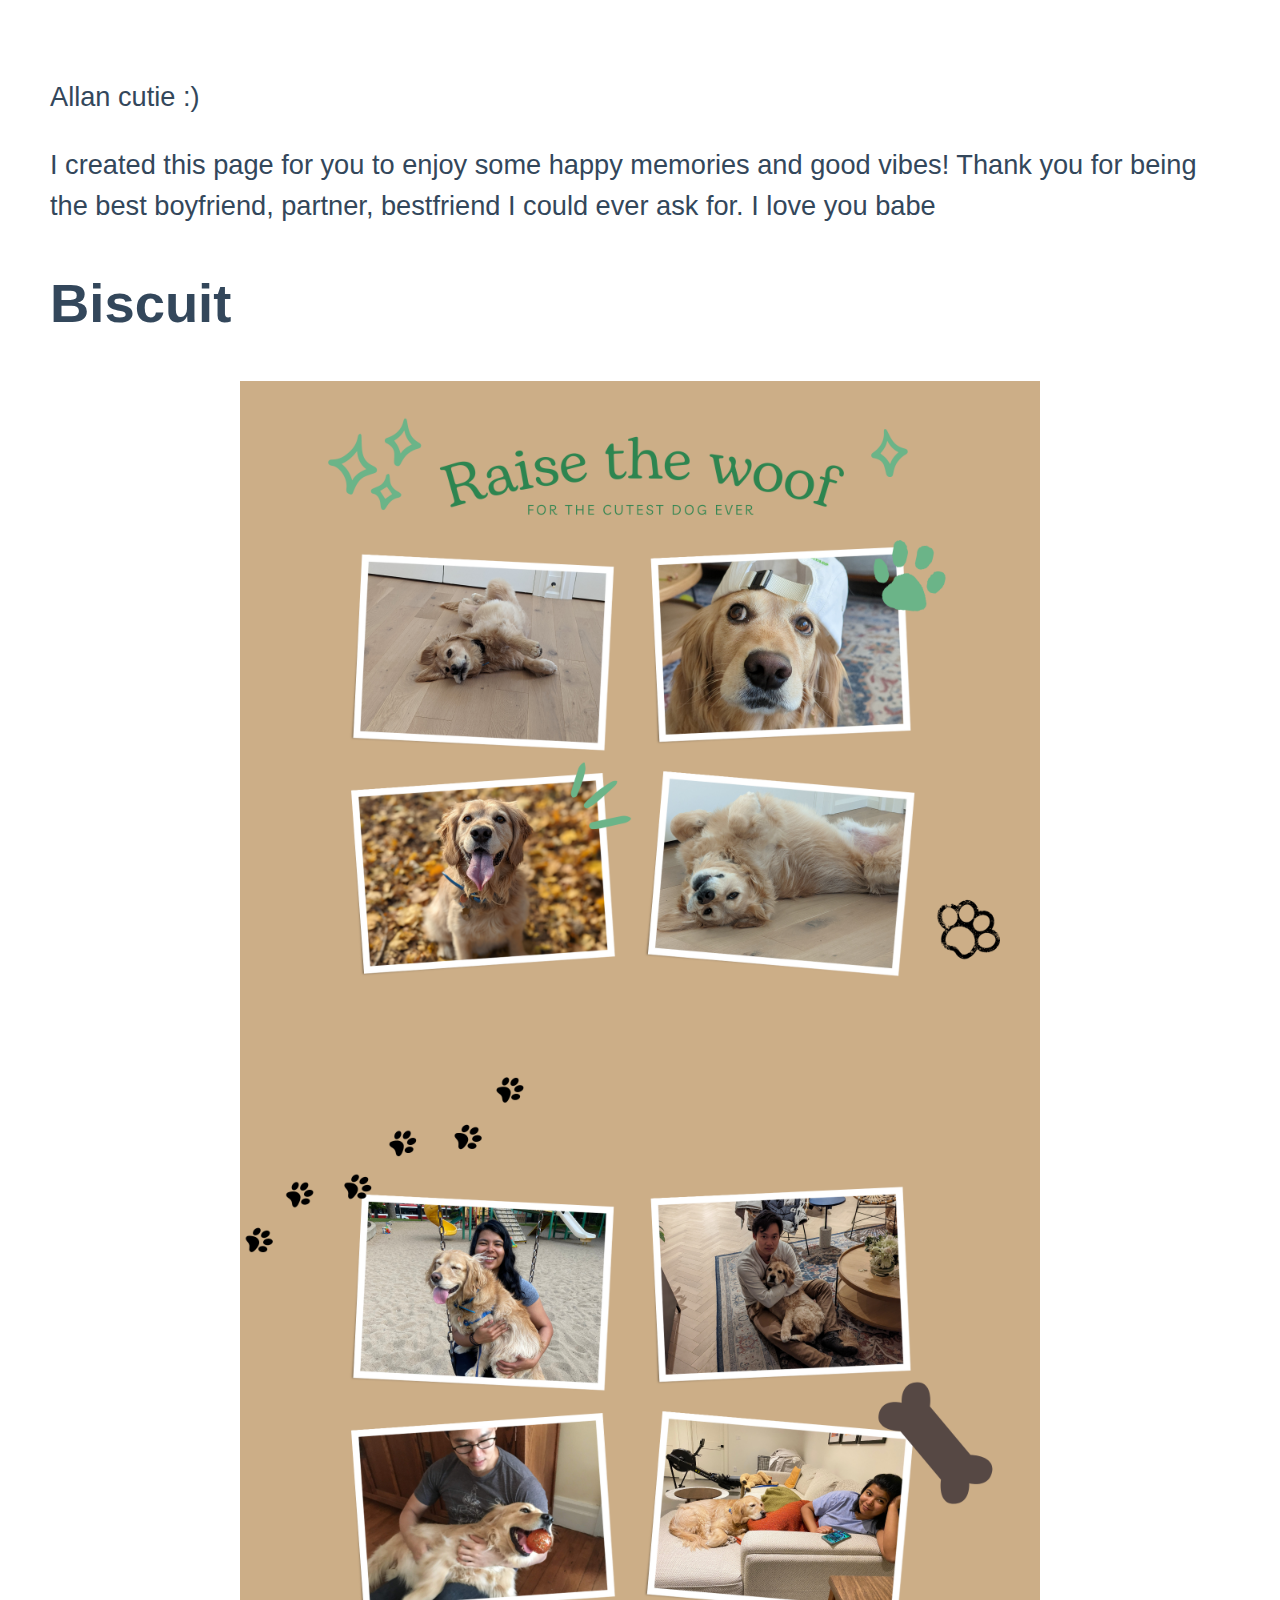
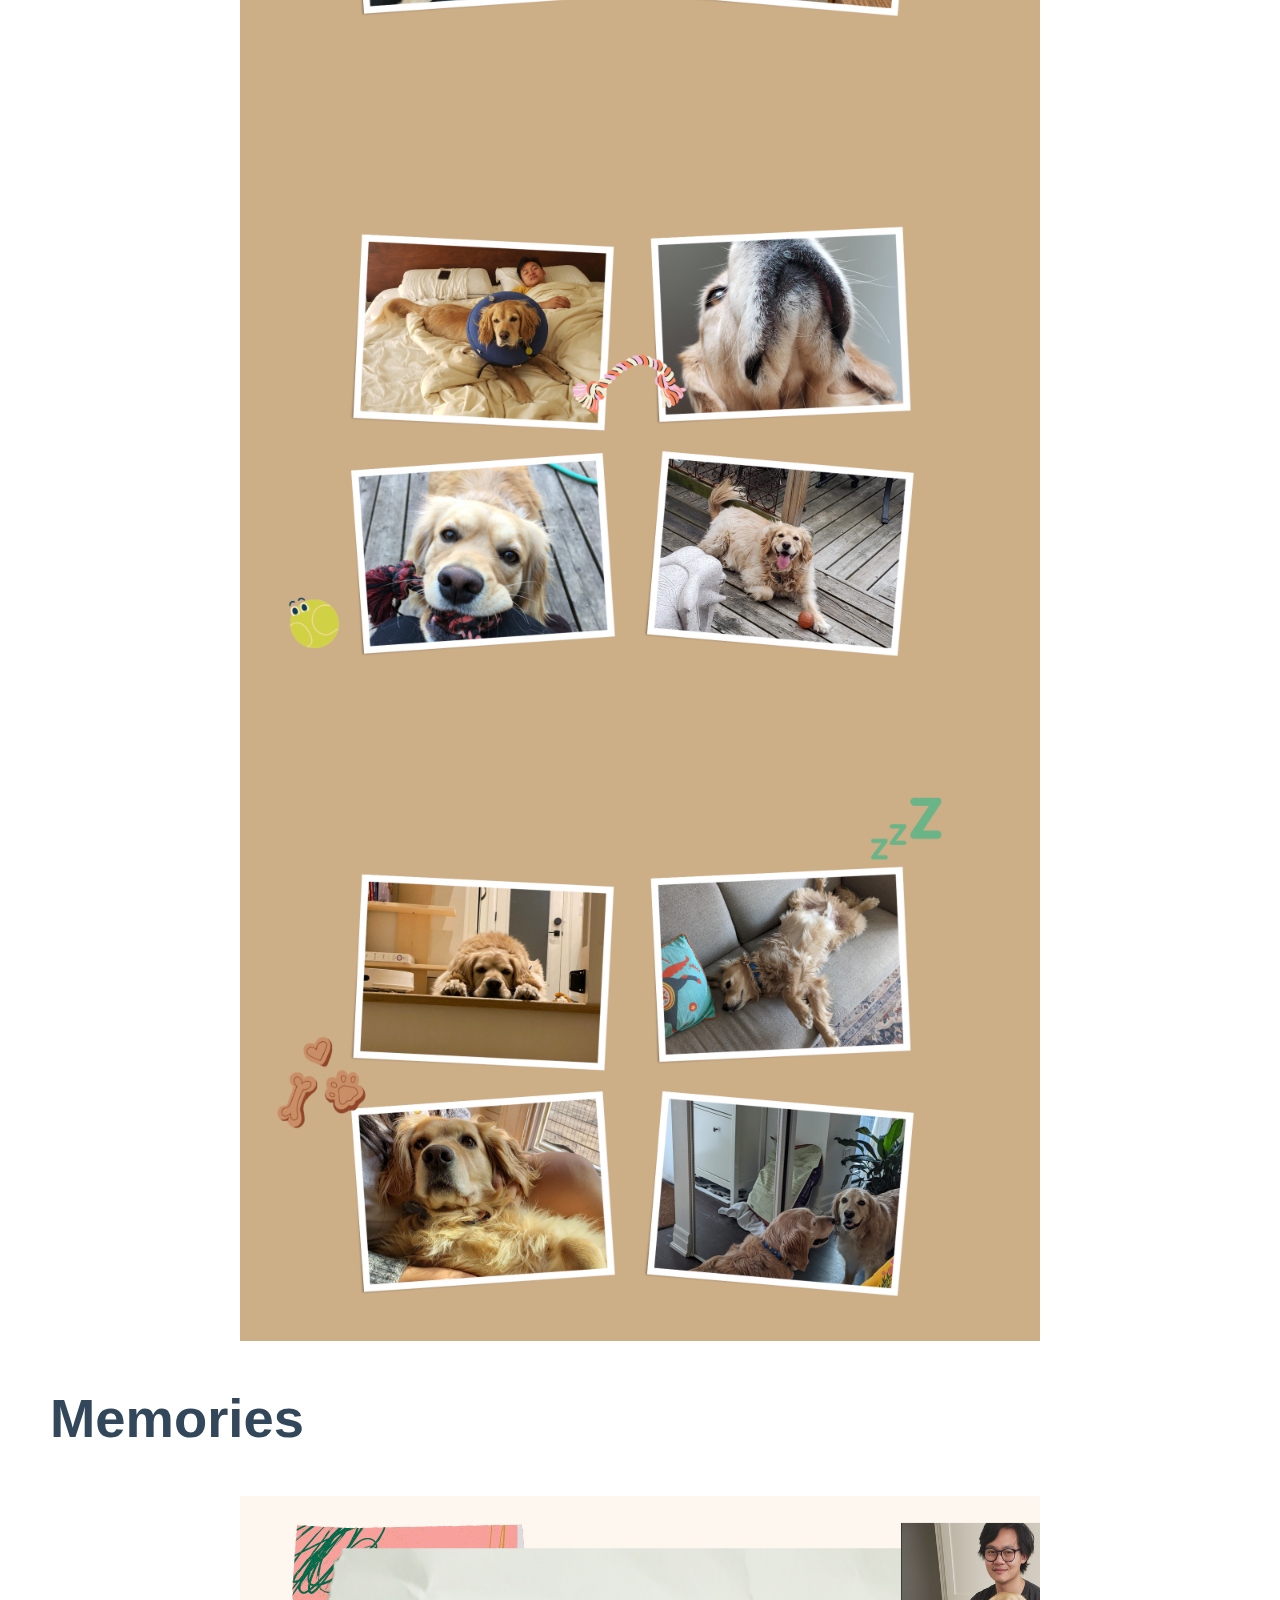
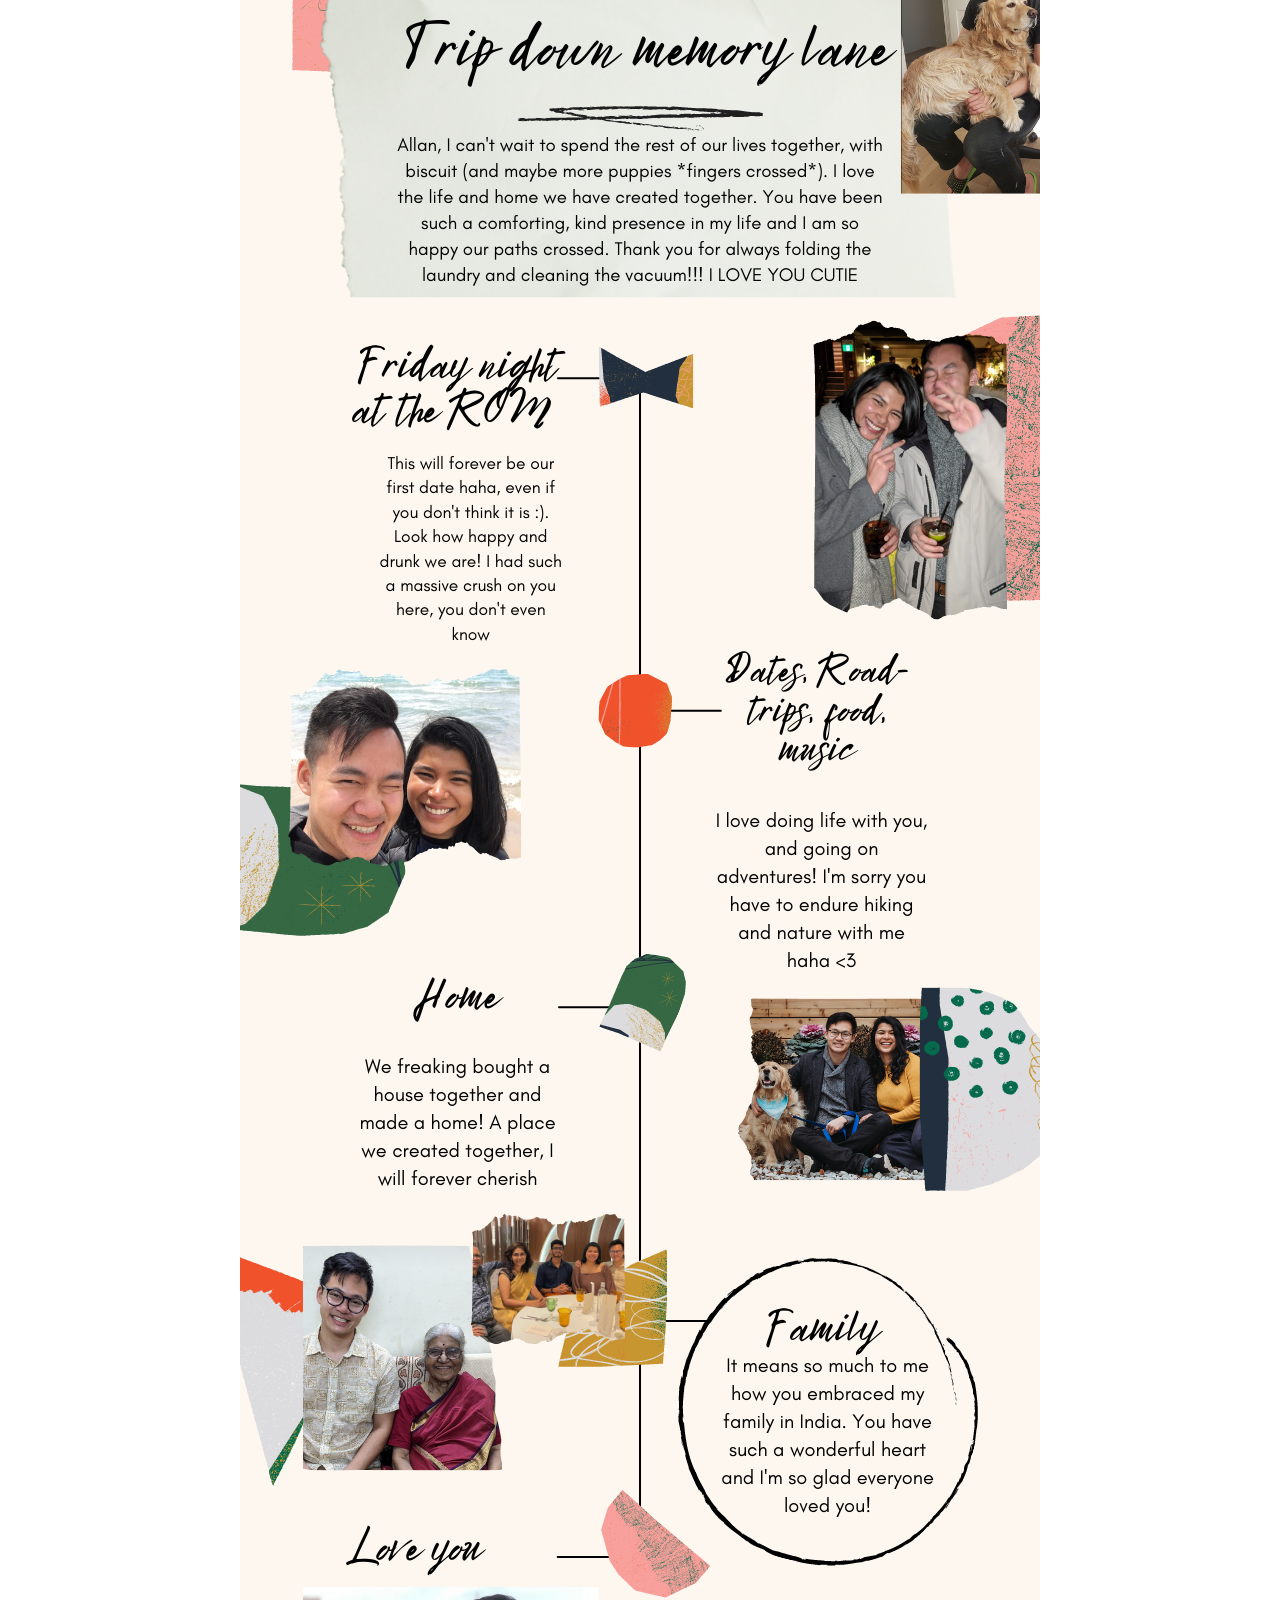
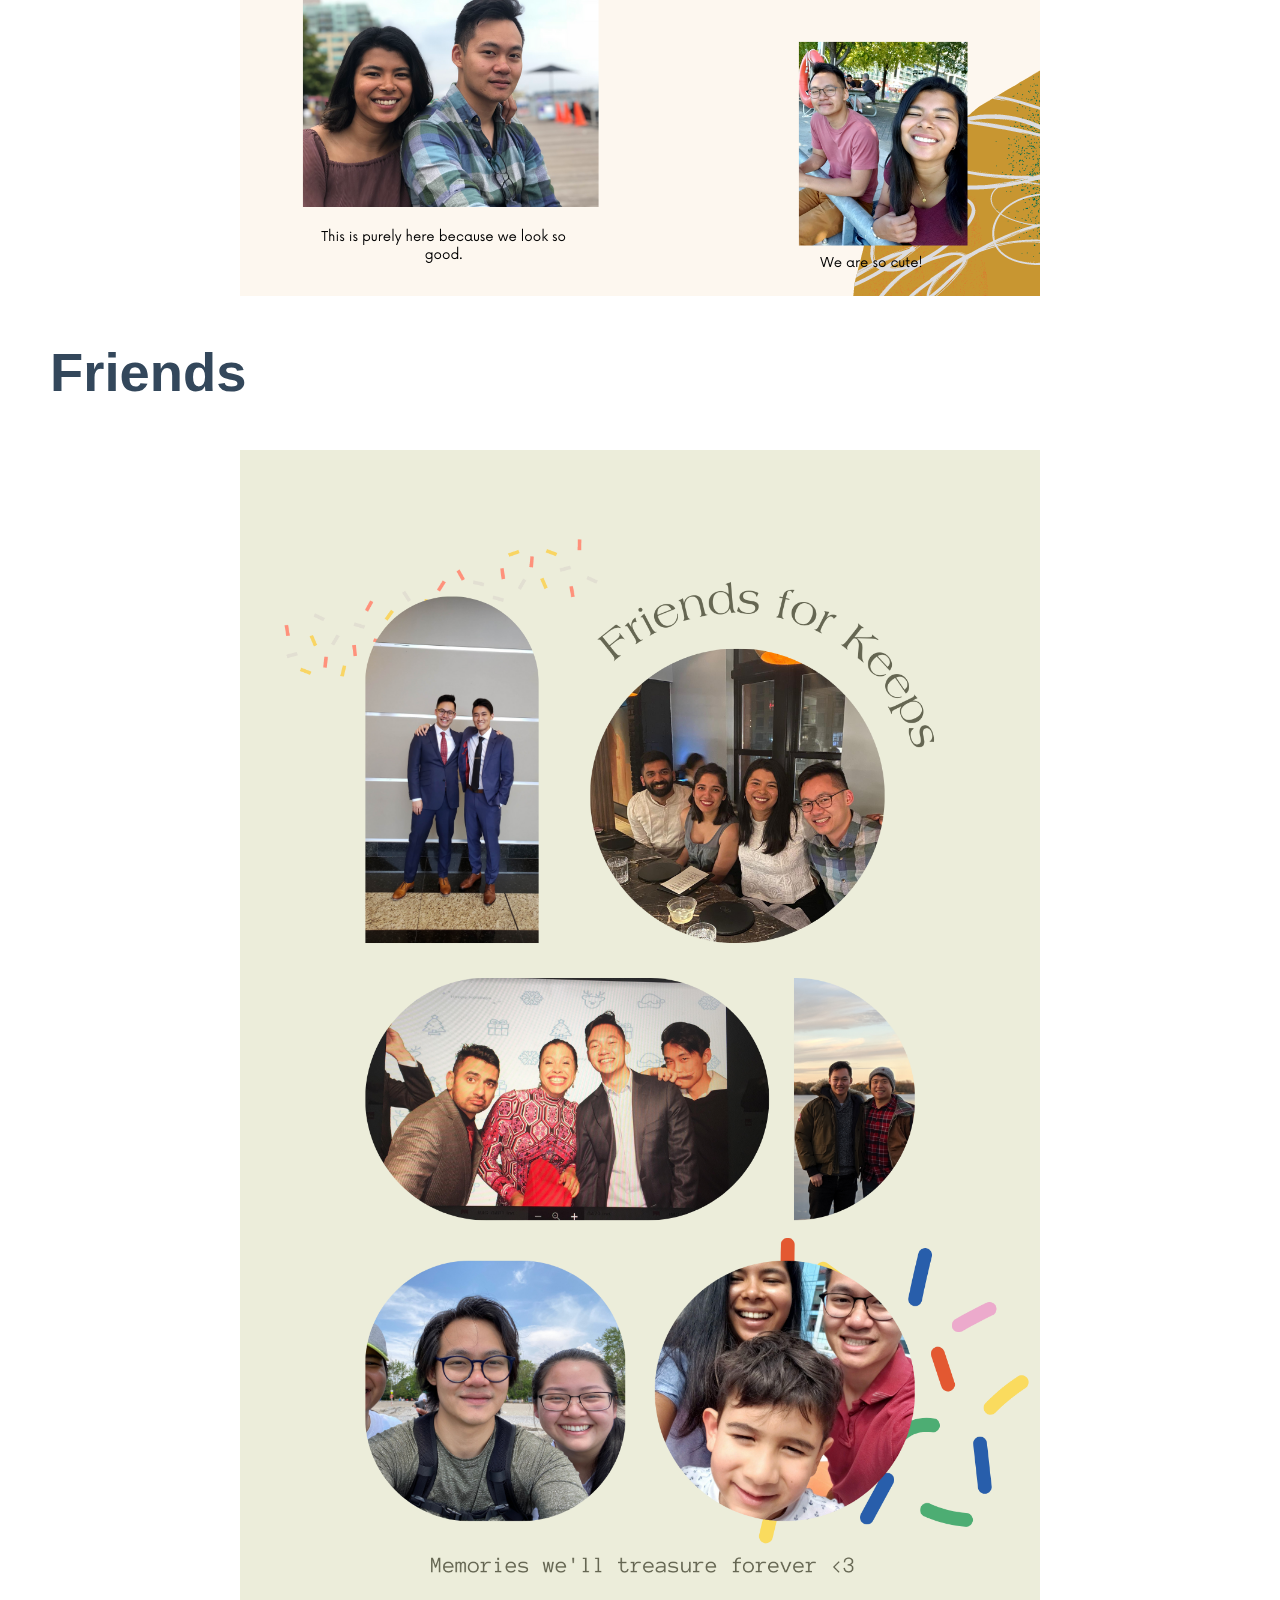
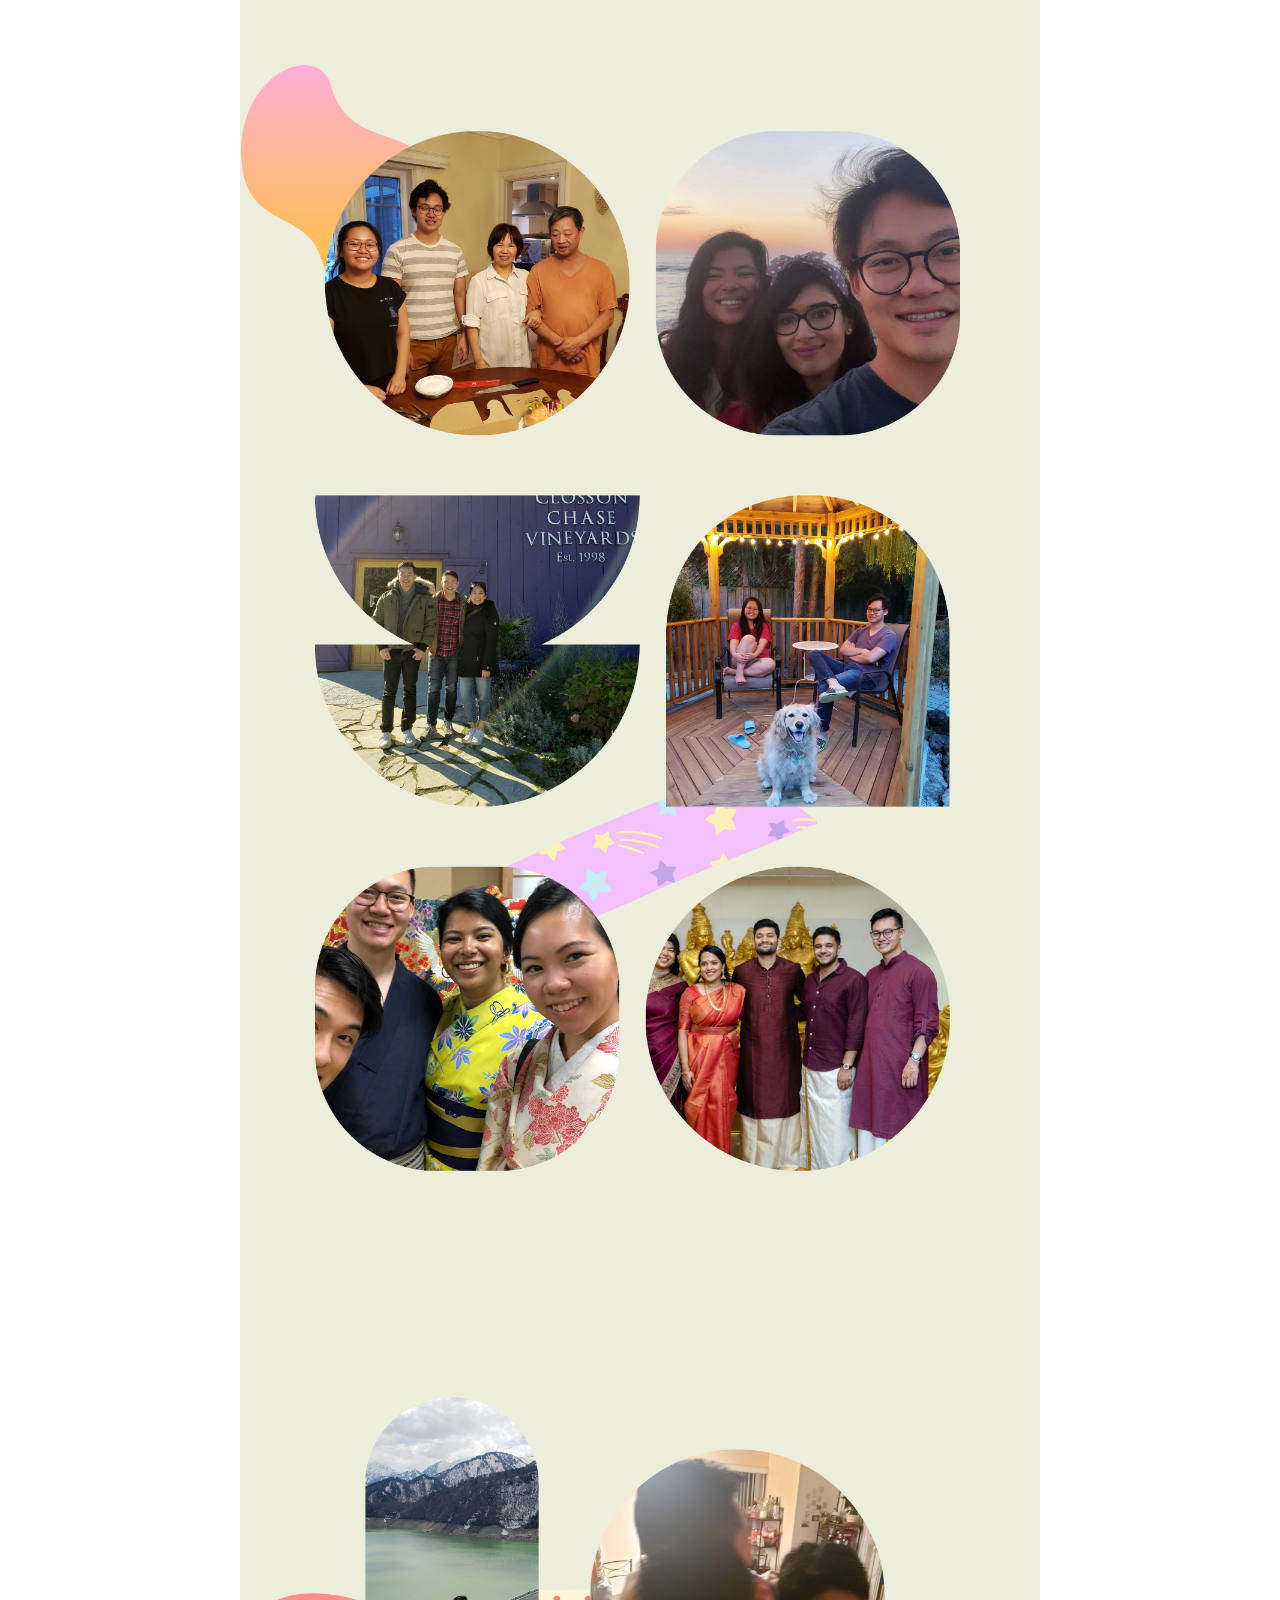
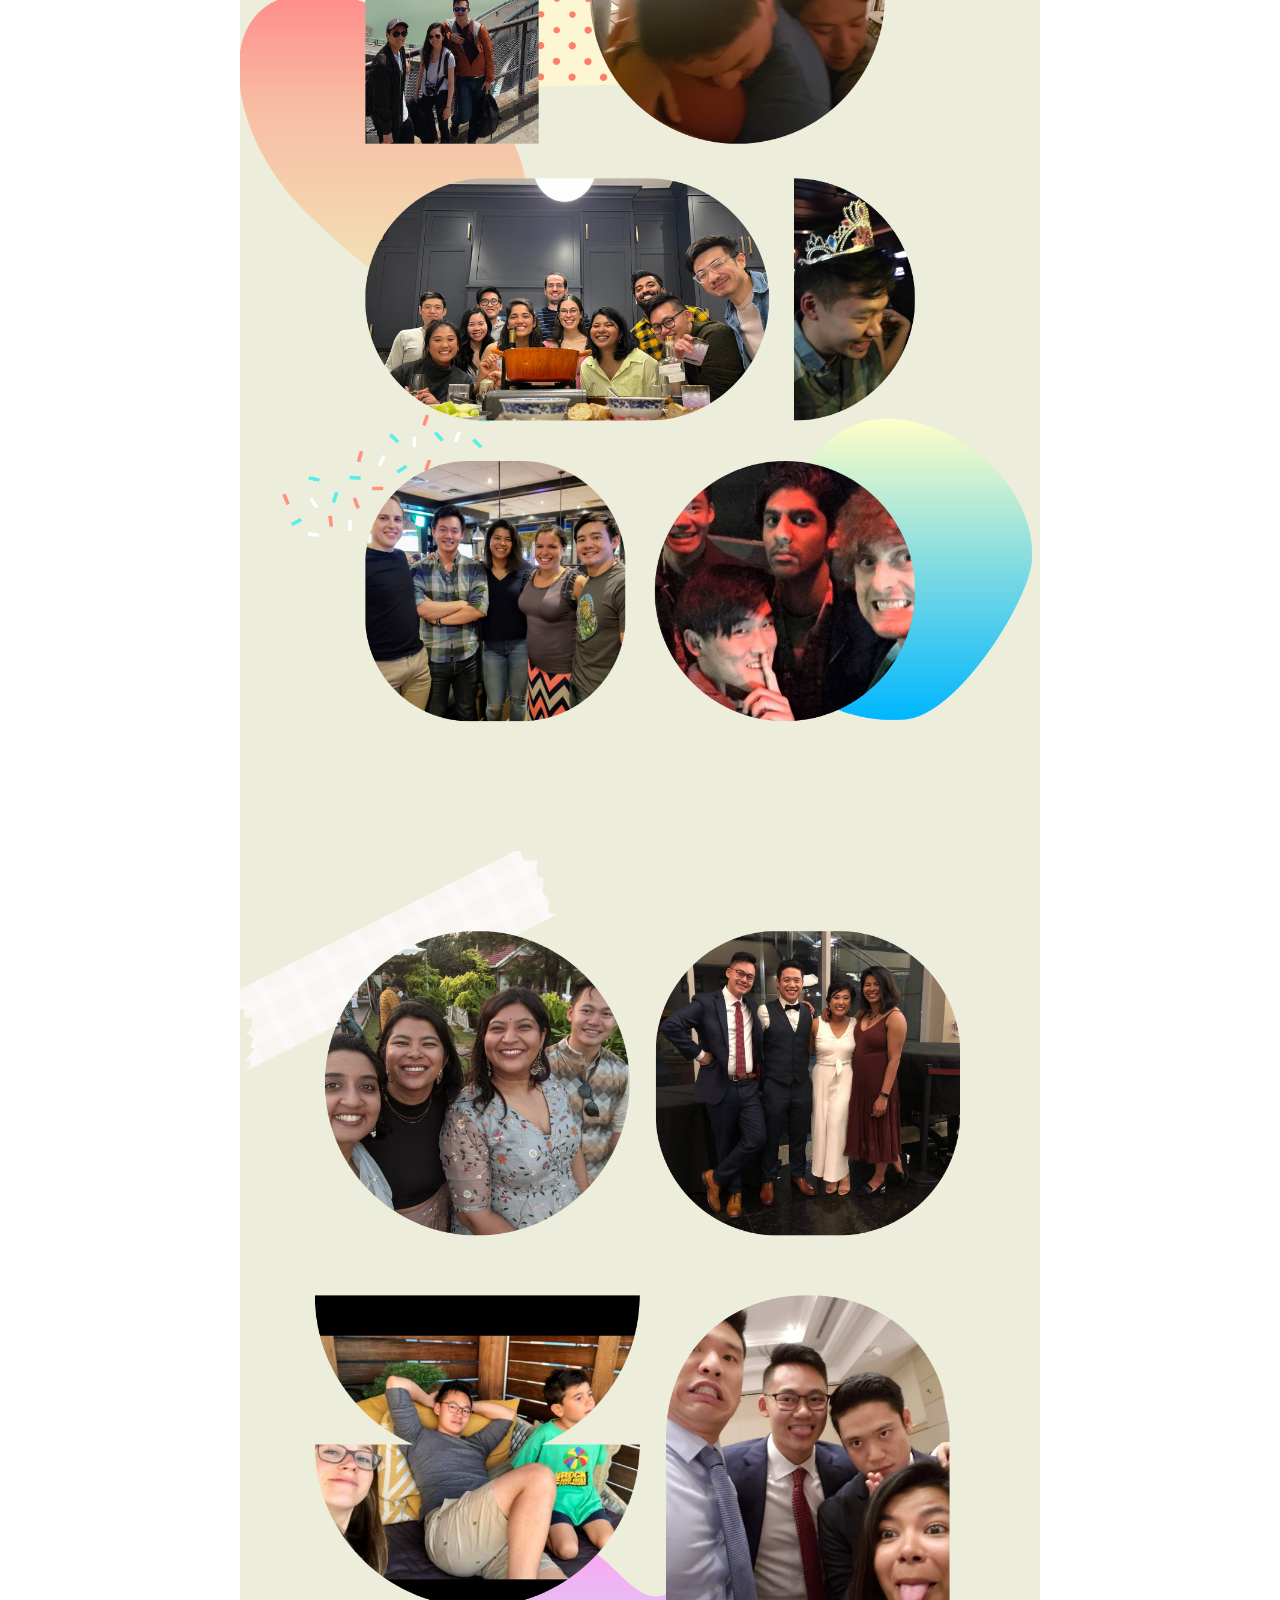
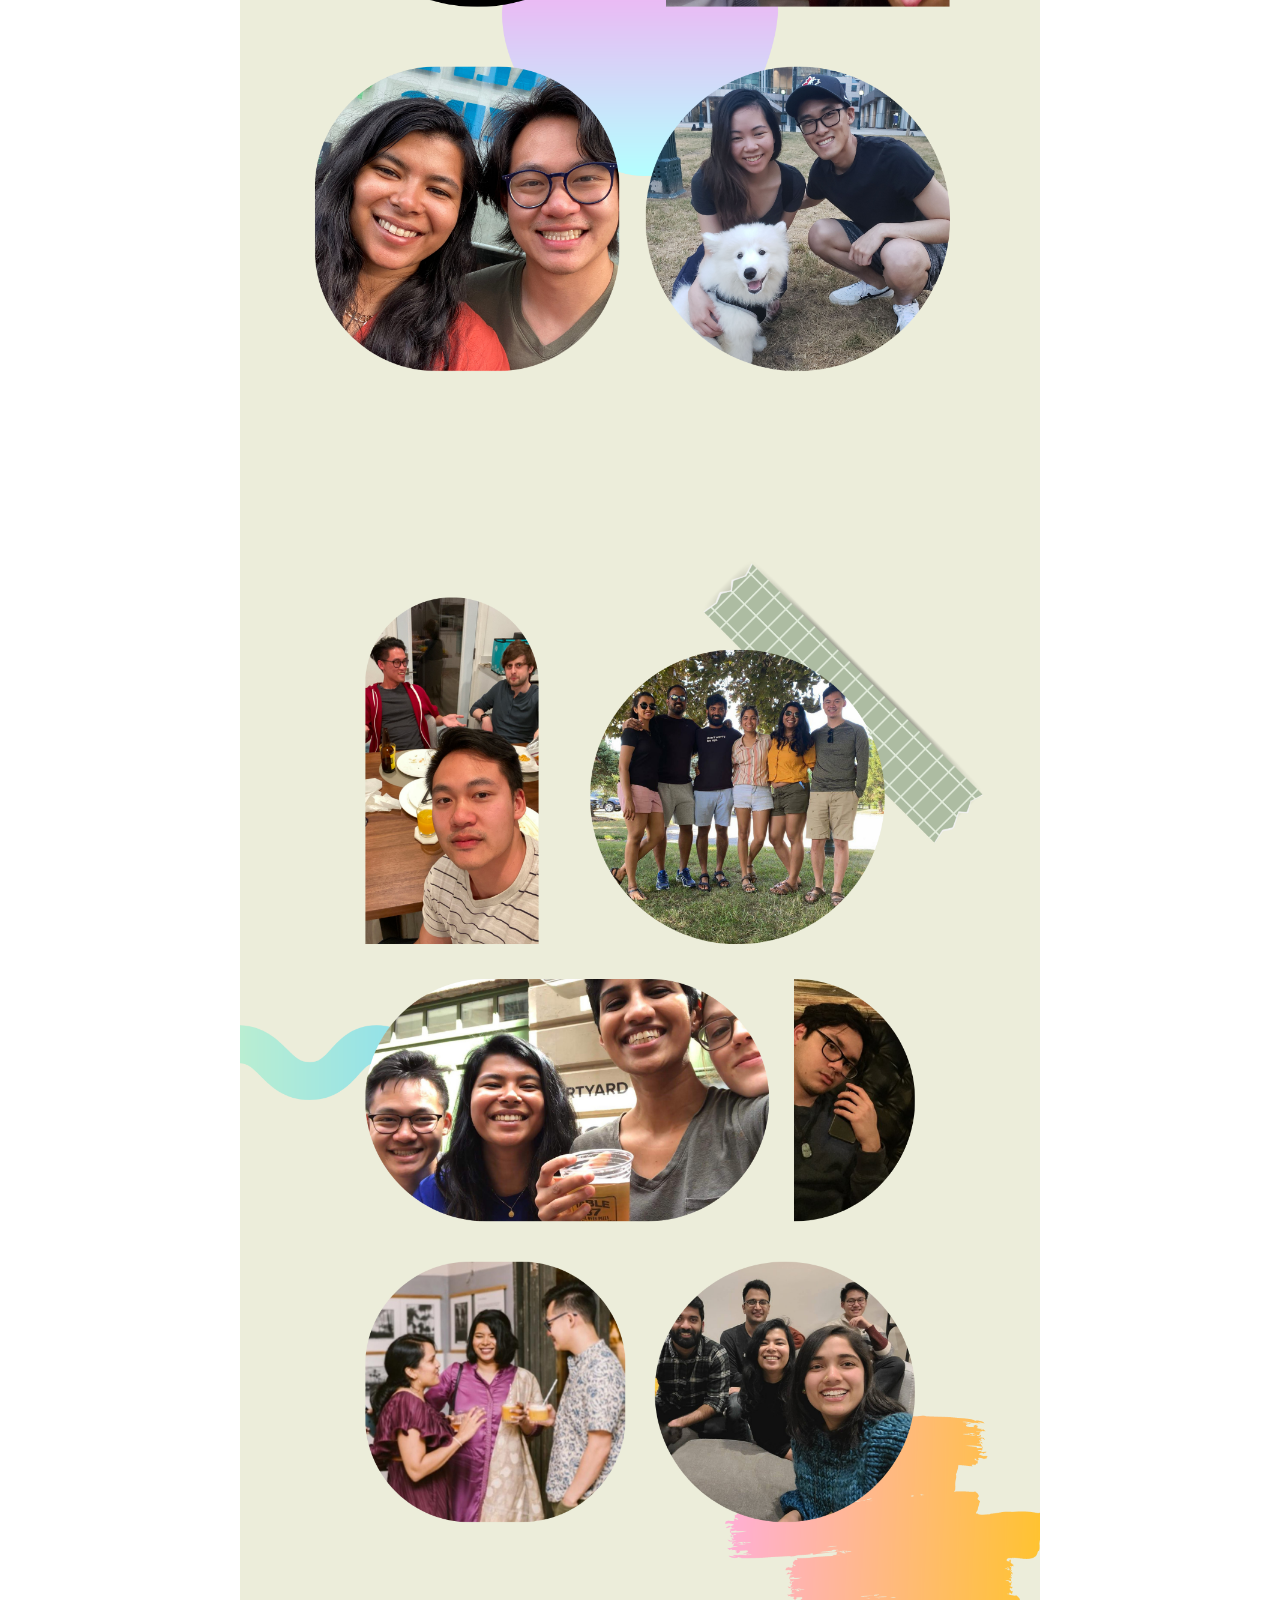
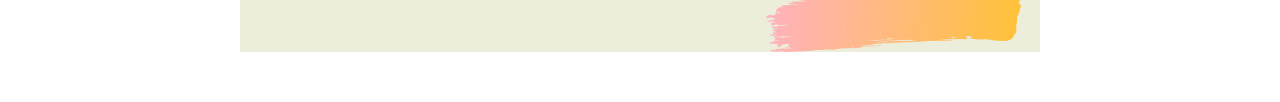
<file: home.html>
<!DOCTYPE html>
<html>
  <head>
    <meta charset="UTF-8">
    <meta name="viewport" content="width=device-width, initial-scale=1.0" />
    <meta http-equiv="X-UA-Compatible" content="ie=edge" />
    <link rel="icon" type="image/png" href="favicon.png" />
    <title>Allan & Sanjana| Home</title>
    <style>
      body {
        margin: auto;
        padding: 50px;
        font-family: 'Avenir', sans-serif; 
        color: #33475b; 
        font-size: 1.7rem;
        line-height: 1.5;
      }
      </style>
  </head>
  
  <body>
    <p> Allan cutie :) </p>
    <p> I created this page for you to enjoy some happy memories and good vibes! Thank you for being the best boyfriend, partner, bestfriend I could ever ask for. I love you babe</p>

    <section id="biscuit"></section>
      <h1> Biscuit</h1>
      <div style="display: flex; justify-content: center;">
        <img src="assets/prod/other/biscuit/1.png" style="width:800px">
      </div>
      <div style="display: flex; justify-content: center;">
        <img src="assets/prod/other/biscuit/2.png" style="width:800px">
      </div>
      <div style="display: flex; justify-content: center;">
        <img src="assets/prod/other/biscuit/3.png" style="width:800px">
      </div>
      <div style="display: flex; justify-content: center;">
        <img src="assets/prod/other/biscuit/4.png" style="width:800px">
      </div>
    <section id="memories"></section>
      <h1> Memories</h1>
      <div style="display: flex; justify-content: center;">
        <img src="assets/prod/other/lookback.png" alt="A Lookback" style="width:800px">
      </div>
    <section id="friends"></section>
      <h1> Friends</h1>
      <div style="display: flex; justify-content: center;">
        <img src="assets/prod/other/friends/1.png" style="width:800px">
      </div>
      <div style="display: flex; justify-content: center;">
        <img src="assets/prod/other/friends/2.png" style="width:800px">
      </div>
      <div style="display: flex; justify-content: center;">
        <img src="assets/prod/other/friends/3.png" style="width:800px">
      </div>
      <div style="display: flex; justify-content: center;">
        <img src="assets/prod/other/friends/4.png" style="width:800px">
      </div>
      <div style="display: flex; justify-content: center;">
        <img src="assets/prod/other/friends/5.png" style="width:800px">
      </div>
  </body>
  
</html>
</file>
